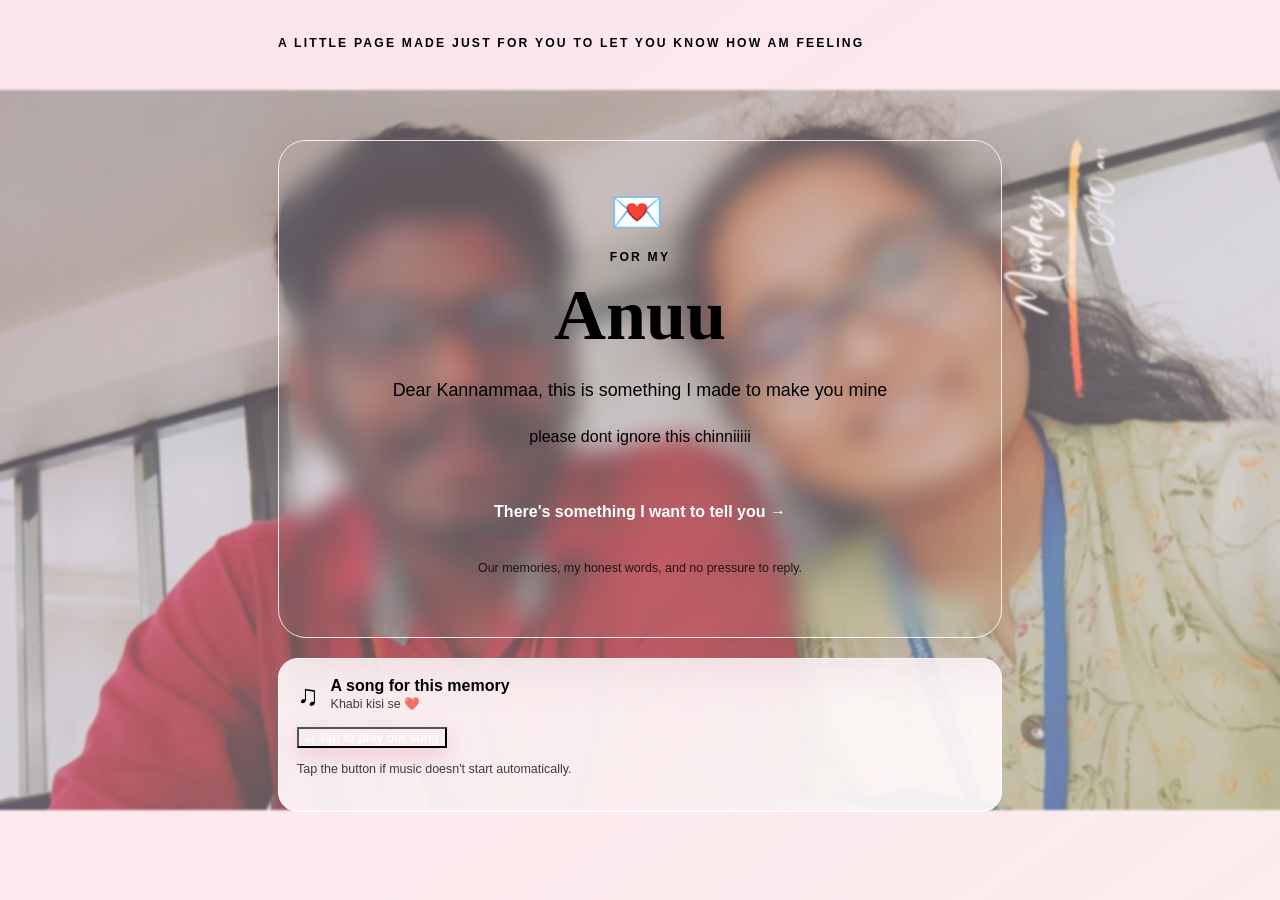
<file: index.html>
<!DOCTYPE html>
<html lang="en">
<head>
  <meta charset="UTF-8">
  <meta name="viewport" content="width=device-width, initial-scale=1">
  <meta name="theme-color" content="#f9dce6">
  <title>For Anuuuu ❤️</title>
  <link rel="stylesheet" href="style.css">
  <script src="script.js" defer></script>
</head>

<body data-page="home">

  <div class="photo-bg" aria-hidden="true"></div>
  <div class="tint" aria-hidden="true"></div>
  <div class="floaties" aria-hidden="true"></div>

  <main class="page-shell">

    <div class="eyebrow">
      A little page made just for you to let you know how am feeling
    </div>

    <section class="glass hero">

      <div class="sticker">💌</div>

      <p class="overline">For my</p>

      <h1>
        Anuu
        <span class="script-word"></span>
      </h1>

      <p class="lead">
        Dear Kannammaa, this is something I made to make you mine 
      </p>

      <p class="body-copy">
        please dont ignore this chinniiiii
      </p>

      <a class="button primary" href="apology.html">
        There's something I want to tell you →
      </a>

      <p class="tiny-note">
        Our memories, my honest words, and no pressure to reply.
      </p>

    </section>

    <!-- Background music -->
    <section class="music-card" aria-label="Opening page music">

      <div class="music-copy">
        <span class="music-icon">♫</span>

        <div>
          <strong>A song for this memory</strong>
          <small>Khabi kisi se  ❤️</small>
        </div>
      </div>

      <audio id="pageSong" autoplay loop preload="auto">
        <source src="music/maafi_main_section.mp3" type="audio/mpeg">
        Your browser does not support audio.
      </audio>

      <button id="playSong" class="primary" type="button">
        ♫ Tap to play our song
      </button>

      <p id="musicStatus" class="audio-help" aria-live="polite">
        Trying to start our song...
      </p>

    </section>

  </main>

</body>
</html>
</file>
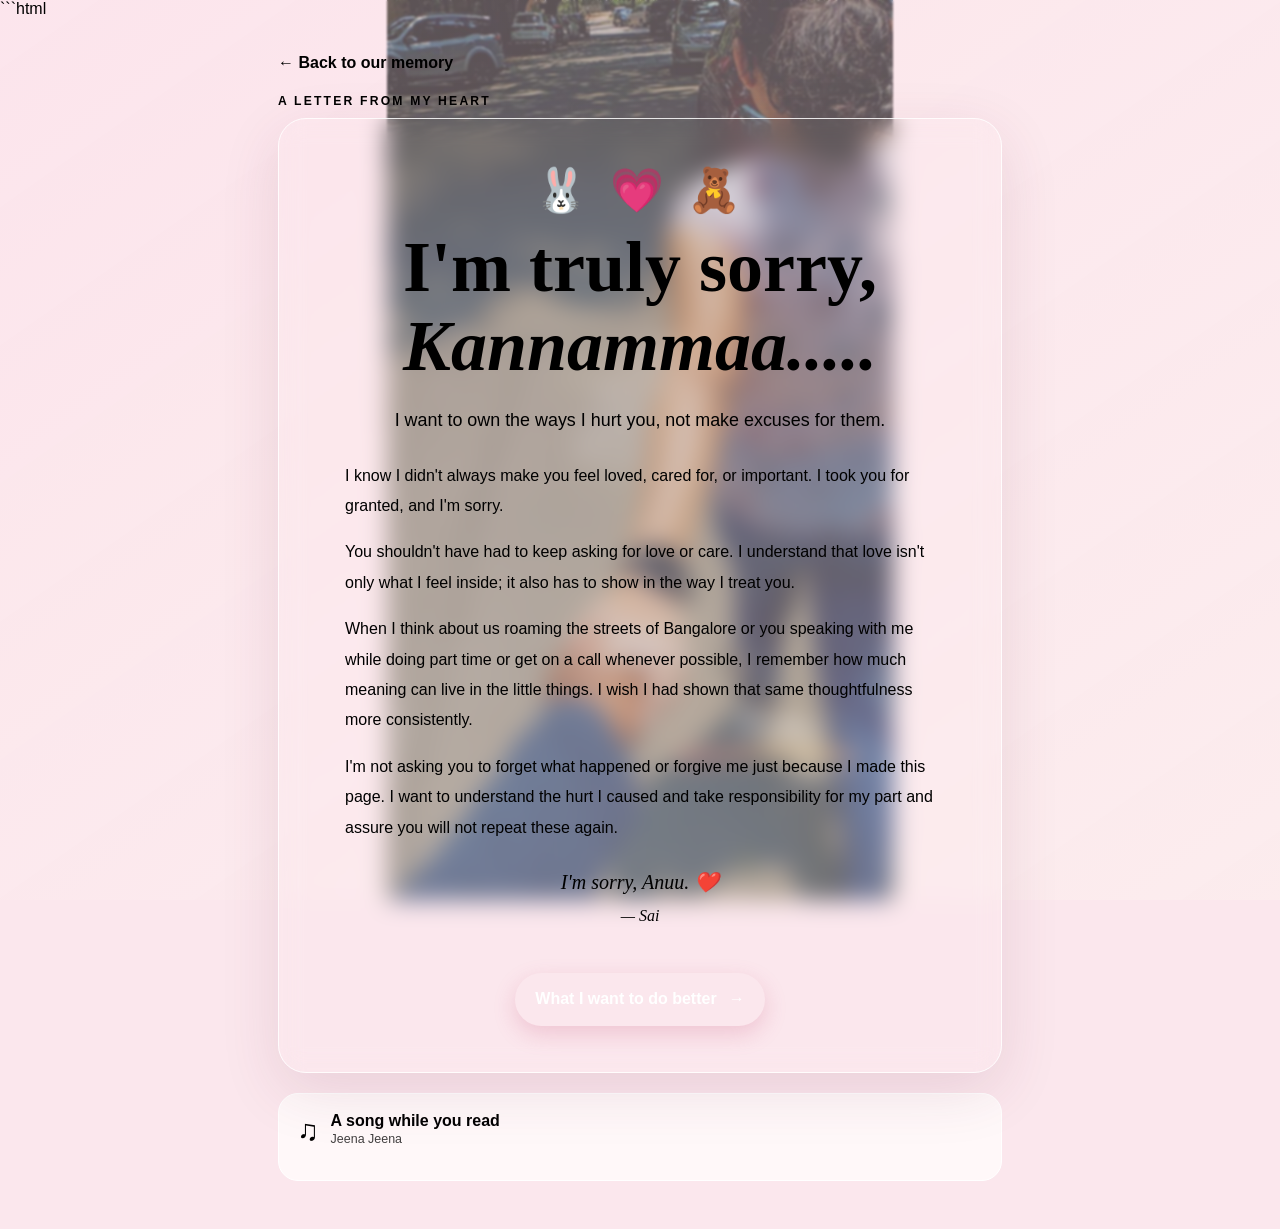
<file: apology.html>
```html
<!DOCTYPE html>
<html lang="en">
<head>
  <meta charset="UTF-8">
  <meta name="viewport" content="width=device-width, initial-scale=1.0">
  <meta name="theme-color" content="#f9dce6">

  <title>A Letter for Anuu 💌</title>

  <link rel="stylesheet" href="style.css">
  <script src="script.js" defer></script>
</head>

<body data-page="apology">

  <!-- Background and floating decorations -->
  <div class="photo-bg" aria-hidden="true"></div>
  <div class="tint" aria-hidden="true"></div>
  <div class="floaties" aria-hidden="true"></div>

  <main class="page-shell">

    <!-- Back navigation -->
    <a class="back-link" href="index.html">
      ← Back to our memory
    </a>

    <div class="eyebrow">A letter from my heart</div>

    <!-- Apology letter -->
    <section class="glass letter">

      <div class="sticker">🐰 💗 🧸</div>

      <h1>
        I'm truly sorry,
        <span class="script-word">Kannammaa.....</span>
      </h1>

      <p class="lead">
        I want to own the ways I hurt you, not make excuses for them.
      </p>

      <!-- Edit these paragraphs to write your own apology -->
      <div class="letter-text">

        <p>
          I know I didn't always make you feel loved, cared for,
          or important. I took you for granted, and I'm sorry.
        </p>

        <p>
          You shouldn't have had to keep asking for love or care.
          I understand that love isn't only what I feel inside;
          it also has to show in the way I treat you.
        </p>

        <p>
          When I think about us roaming the streets of Bangalore
          or you speaking with me while doing part time or get on a call whenever possible, I remember how much
          meaning can live in the little things. I wish I had shown
          that same thoughtfulness more consistently.
        </p>

        <p>
          I'm not asking you to forget what happened or forgive me
          just because I made this page. I want to understand the
          hurt I caused and take responsibility for my part and assure you will not repeat these again.

        </p>

        <p class="signature">
          I'm sorry, Anuu. ❤️
          <br>
          <span>— Sai</span>
        </p>

      </div>

      <a class="button primary" href="promises.html">
        What I want to do better <span>→</span>
      </a>

    </section>

   

    <!-- Background music -->
    <section class="music-card">

      <div class="music-copy">

        <span class="music-icon">♫</span>

        <div>
          <strong>A song while you read</strong>
          <small>Jeena Jeena</small>
        </div>

      </div>

     <audio id="pageSong" autoplay loop preload="auto">
        <source src="music/jeena_jeena_main_section.mp3" type="audio/mpeg">
        Your browser does not support audio.
      </audio>
      <small class="audio-help">
        
      </small>

    </section>

  </main>

</body>
</html>
</file>
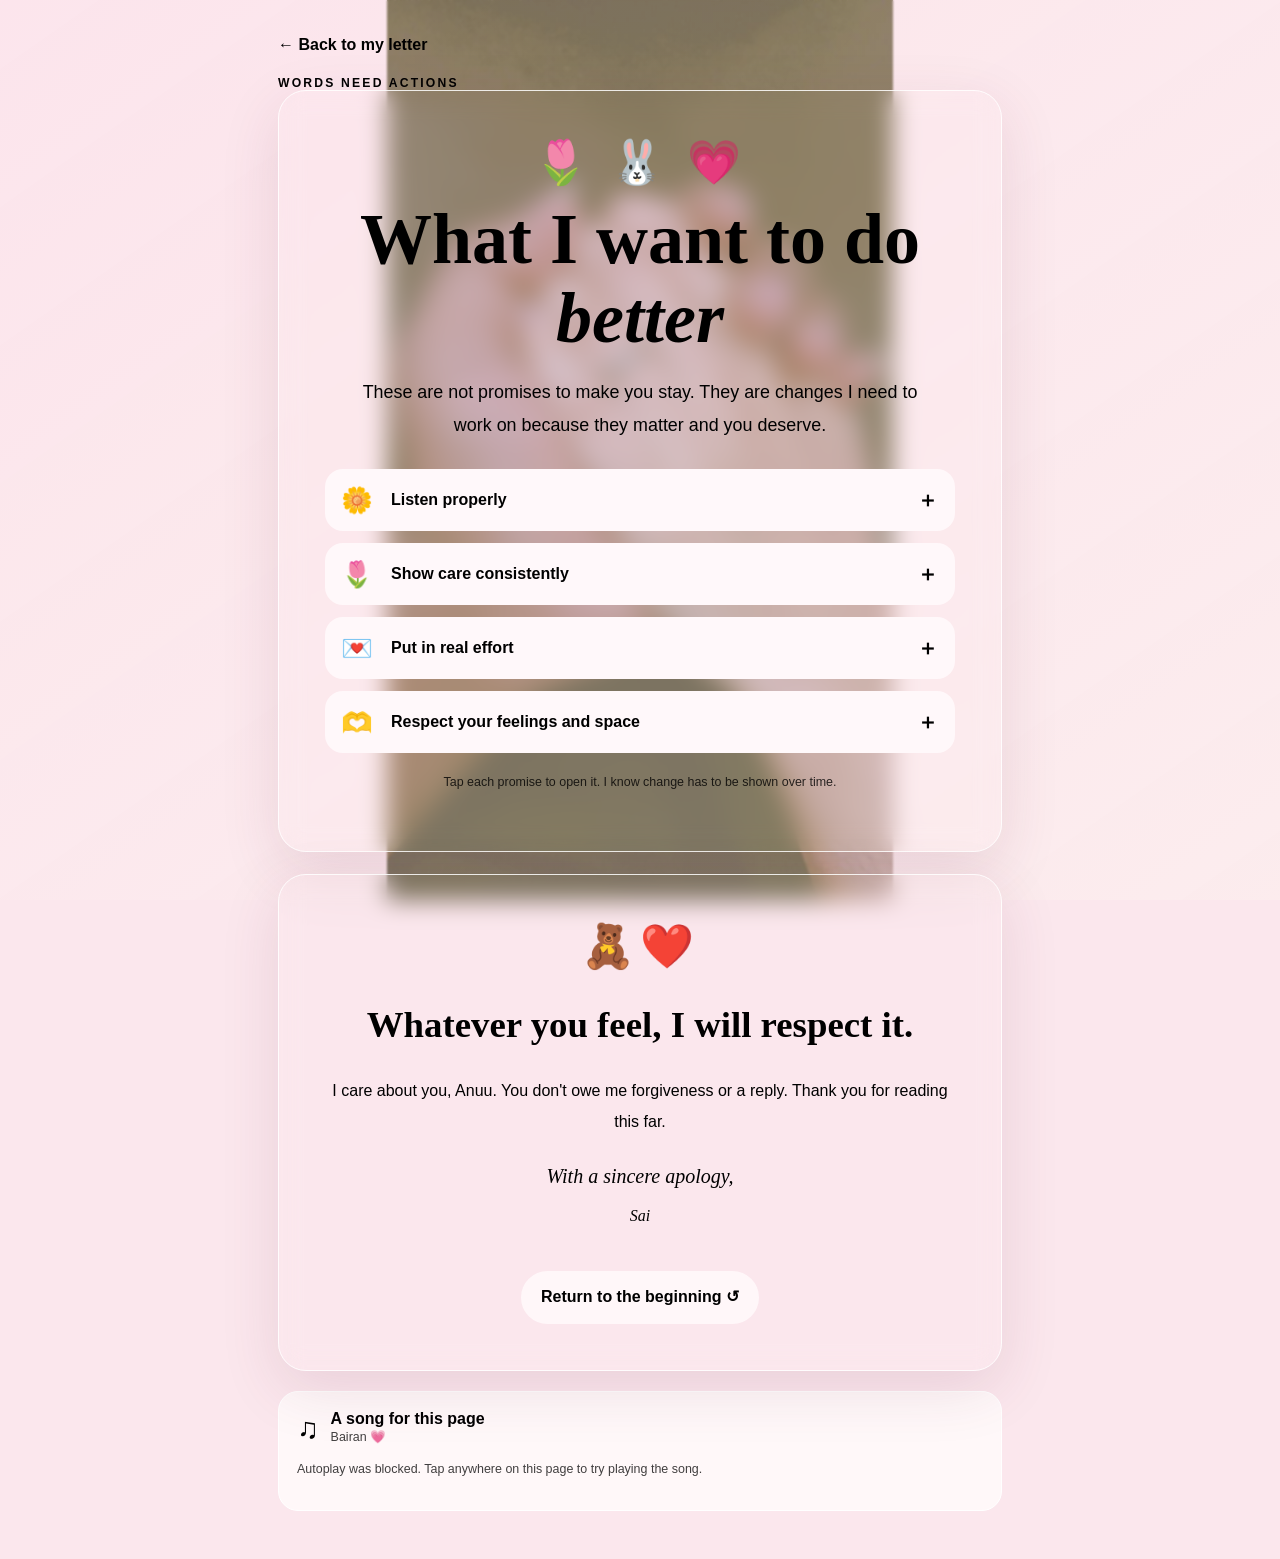
<file: promises.html>
<!DOCTYPE html>
<html lang="en">
<head>
  <meta charset="UTF-8">
  <meta name="viewport" content="width=device-width, initial-scale=1.0">
  <meta name="theme-color" content="#f9dce6">

  <title>What I'll Do Better 🌷</title>

  <link rel="stylesheet" href="style.css">
  <script src="script.js" defer></script>
</head>

<body data-page="promises">

  <!-- Background and floating decorations -->
  <div class="photo-bg" aria-hidden="true"></div>
  <div class="tint" aria-hidden="true"></div>
  <div class="floaties" aria-hidden="true"></div>

  <main class="page-shell">

    <!-- Back navigation -->
    <a class="back-link" href="apology.html">
      ← Back to my letter
    </a>

    <div class="eyebrow">Words need actions</div>

    <!-- Promises section -->
    <section class="glass">

      <div class="sticker">🌷 🐰 💗</div>

      <h1>
        What I want to do
        <span class="script-word">better</span>
      </h1>

      <p class="lead">
        These are not promises to make you stay.
        They are changes I need to work on because they matter and you deserve.
      </p>

      <!-- Tap each promise to reveal more -->
      <div class="promise-list">

        <button class="promise" type="button">
          <span>🌼</span>
          <span>
            <strong>Listen properly</strong>
            <small>
              Listen to understand, instead of assuming
              I already know how you feel.
              I will listen to you completely, what you are saying,
              what you are feeling, what you wanted to say, instead od assuming things in my head
            </small>
          </span>
          <b>＋</b>
        </button>

        <button class="promise" type="button">
          <span>🌷</span>
          <span>
            <strong>Show care consistently</strong>
            <small>
              Make time, check in, and show thoughtfulness
              without waiting until something is wrong.
              Even the smallest details, i will never miss to notice. 
              I will never miss to appriciate, I will never miss to think about your safety.
            </small>
          </span>
          <b>＋</b>
        </button>

        <button class="promise" type="button">
          <span>💌</span>
          <span>
            <strong>Put in real effort</strong>
            <small>
              Remember the little things and show that
              our relationship deserves attention.
              I will keep a thousand times effort, I will keep you happy,
              I will make you feel special.
            </small>
          </span>
          <b>＋</b>
        </button>

        <button class="promise" type="button">
          <span>🫶</span>
          <span>
            <strong>Respect your feelings and space</strong>
            <small>
              Accept your choices, listen without arguing,
              and give you room when you need it. not like I will leave you alone to face your troubles,
              I will always be there to lend a shoulder and have your back.
            </small>
          </span>
          <b>＋</b>
        </button>

      </div>

      <p class="tiny-note">
        Tap each promise to open it.
        I know change has to be shown over time.
      </p>

    </section>

    <!-- Closing message -->
    <section class="glass closing">

      <div class="sticker">🧸❤️</div>

      <h2>Whatever you feel, I will respect it.</h2>

      <p>
        I care about you, Anuu.
        You don't owe me forgiveness or a reply.
        Thank you for reading this far.
      </p>

      <p class="signature">
        With a sincere apology,
        <br>
        <span>Sai</span>
      </p>

      <a class="button secondary" href="index.html">
        Return to the beginning ↺
      </a>

    </section>

    <!-- Background music -->
    <section class="music-card">

      <div class="music-copy">
        <span class="music-icon">♫</span>

        <div>
          <strong>A song for this page</strong>
          <small>Bairan 💗</small>
        </div>
      </div>

      <audio id="pageSong" autoplay loop preload="auto">
        <source
          src="music/bairan_main_section.mp3"
          type="audio/mpeg"
        >
        Your browser does not support audio.
      </audio>

      <p id="musicStatus" class="audio-help" aria-live="polite">
        Trying to play our song...
      </p>

    </section>

  </main>

  <!-- Attempt autoplay and provide a fallback if blocked -->
  <script>
    document.addEventListener("DOMContentLoaded", () => {
      const song = document.getElementById("pageSong");
      const status = document.getElementById("musicStatus");

      if (!song || !status) return;

      song.volume = 0.65;

      song.play()
        .then(() => {
          status.textContent = "Our song is playing 💗";
        })
        .catch(() => {
          status.textContent =
            "Autoplay was blocked. Tap anywhere on this page to try playing the song.";

          document.addEventListener("click", function startSong() {
            song.play().then(() => {
              status.textContent = "Our song is playing 💗";
            }).catch(() => {
              status.textContent =
                "Playback failed. Check the audio file path.";
            });
          }, { once: true });
        });

      song.addEventListener("error", () => {
        status.textContent =
          "Song not found. Check music/bairan_main_section.mp3.";
      });
    });
  </script>

</body>
</html>
</file>
<file: style.css>
```css
@import url('https://fonts.googleapis.com/css2?family=DM+Sans:wght@400;500;600;700&family=Playfair+Display:ital,wght@0,500;0,600;1,500&display=swap');

/* =========================
   Global variables
========================= */

:root {
  --ink: #67354a;
  --rose: #c84e78;
  --rose-dark: #a63760;
  --paper: rgba(255, 249, 250, 0.89);
  --line: rgba(181, 78, 112, 0.18);
}

/* =========================
   Base styles
========================= */

* {
  box-sizing: border-box;
}

html {
  scroll-behavior: smooth;
}

body {
  margin: 0;
  min-height: 100vh;
  background: #fbe7ed;
  color: var(--ink);
  font-family: 'DM Sans', sans-serif;
  position: relative;
  isolation: isolate;
}

/* =========================
   Background images
   index.jpg   = Opening page
   ap.jpg      = Apology page
   promise.jpg = Promises page
========================= */

.photo-bg {
  position: fixed;
  inset: 0;
  z-index: -3;

  background-image: url('photos/index.jpg');
  background-position: center center;
  background-size: contain;
  background-repeat: no-repeat;
  background-color: #fbe7ed;

  /* Prevent extra enlargement */
  transform: none;
}

/* Apology page background */

body[data-page="apology"] .photo-bg {
  background-image: url('photos/ap.jpg');
}

/* Promises page background */

body[data-page="promises"] .photo-bg {
  background-image: url('photos/promise.jpg');
}

/* =========================
   Background overlay
========================= */

.tint {
  position: fixed;
  inset: 0;
  z-index: -2;

  background: linear-gradient(
    145deg,
    rgba(255, 226, 236, 0.35),
    rgba(255, 245, 239, 0.40)
  );

  backdrop-filter: blur(1px);
}

/* =========================
   Main layout
========================= */

.page-shell {
  width: min(760px, 100%);
  margin: 0 auto;
  padding: 26px 18px 48px;
}

.hero {
  margin-top: 12vh;
}

.eyebrow,
.overline {
  font-size: 0.76rem;
  text-transform: uppercase;
  letter-spacing: 0.18em;
  font-weight: 700;
  color: var(--rose-dark);
}

/* =========================
   Typography
========================= */

h1,
h2,
h3 {
  font-family: 'Playfair Display', Georgia, serif;
  font-weight: 600;
}

h1 {
  font-size: clamp(2.4rem, 9vw, 4.5rem);
  line-height: 1.1;
  margin: 12px 0 18px;
}

h2 {
  font-size: clamp(1.6rem, 6vw, 2.3rem);
}

.script-word {
  display: block;
  color: var(--rose);
  font-style: italic;
}

.lead {
  font-size: 1.12rem;
  line-height: 1.8;
  max-width: 560px;
  margin: 0 auto 16px;
}

.body-copy,
.letter-text p,
.closing p {
  font-size: 1rem;
  line-height: 1.9;
}

/* =========================
   Glass cards
========================= */

.glass {
  background: var(--paper);
  border: 1px solid rgba(255, 255, 255, 0.85);
  border-radius: 28px;
  padding: clamp(24px, 6vw, 46px);
  box-shadow: 0 18px 60px rgba(107, 43, 70, 0.12);
  backdrop-filter: blur(12px);
  text-align: center;
}

/* =========================
   Stickers and buttons
========================= */

.sticker {
  font-size: 2.7rem;
  margin-bottom: 12px;
  letter-spacing: 0.12em;
}

.button {
  display: inline-flex;
  gap: 12px;
  align-items: center;
  justify-content: center;
  text-decoration: none;
  border-radius: 999px;
  padding: 15px 20px;
  margin-top: 18px;
  font-weight: 700;
  line-height: 1.4;
  max-width: 100%;
}

.primary {
  background: var(--rose);
  color: white;
  box-shadow: 0 8px 22px rgba(200, 78, 120, 0.22);
}

.primary:hover {
  background: var(--rose-dark);
}

.secondary {
  border: 1px solid var(--rose);
  color: var(--rose-dark);
  background: #fff7f9;
}

/* =========================
   Navigation and notes
========================= */

.tiny-note {
  font-size: 0.78rem;
  line-height: 1.6;
  opacity: 0.8;
  margin-top: 20px;
}

.back-link {
  display: inline-block;
  color: var(--rose-dark);
  text-decoration: none;
  font-weight: 700;
  margin: 0 0 22px;
}

/* =========================
   Apology letter
========================= */

.letter {
  margin-top: 10px;
}

.letter-text {
  text-align: left;
  max-width: 590px;
  margin: 24px auto;
}

.signature {
  font-family: 'Playfair Display', Georgia, serif;
  font-style: italic;
  font-size: 1.25rem !important;
  text-align: center;
}

.signature span {
  font-size: 1rem;
}

/* =========================
   Memory photo gallery
========================= */

.memory-strip {
  padding: 32px 0;
  text-align: center;
}

.memory-grid {
  display: grid;
  grid-template-columns: 1fr 1fr;
  gap: 12px;
}

.memory-tile {
  margin: 0;
  background: var(--paper);
  border-radius: 18px;
  padding: 10px;
  overflow: hidden;
}

.memory-tile img {
  width: 100%;
  height: 190px;
  object-fit: cover;
  border-radius: 12px;
}

.memory-tile figcaption {
  font-size: 0.9rem;
  font-weight: 600;
  padding: 12px 4px 5px;
}

.photo-placeholder {
  height: 160px;
  place-items: center;
  background: #ffe0e9;
  border-radius: 12px;
  font-size: 3rem;
}

/* =========================
   Music player
========================= */

.music-card {
  margin-top: 20px;
  background: rgba(255, 249, 250, 0.93);
  border: 1px solid white;
  border-radius: 20px;
  padding: 18px;
  text-align: left;
}

.music-copy {
  display: flex;
  align-items: center;
  gap: 12px;
  margin-bottom: 12px;
}

.music-icon {
  font-size: 1.8rem;
  color: var(--rose);
}

.music-copy strong,
.music-copy small {
  display: block;
}

.music-copy small,
.audio-help {
  font-size: 0.78rem;
  opacity: 0.75;
  line-height: 1.6;
}

audio {
  width: 100%;
  height: 42px;
}

/* =========================
   Interactive promise cards
========================= */

.promise-list {
  display: grid;
  gap: 12px;
  margin: 28px 0 12px;
}

.promise {
  display: grid;
  grid-template-columns: 38px 1fr 22px;
  gap: 12px;
  align-items: center;
  text-align: left;
  width: 100%;
  border: 1px solid var(--line);
  border-radius: 18px;
  background: #fff8fa;
  color: var(--ink);
  padding: 16px;
  cursor: pointer;
  font: inherit;
}

.promise > span:first-child {
  font-size: 1.6rem;
}

.promise strong,
.promise small {
  display: block;
}

.promise small {
  display: none;
  line-height: 1.65;
  margin-top: 8px;
}

.promise.open small {
  display: block;
  animation: fadeIn 0.35s ease;
}

.promise b {
  color: var(--rose);
  font-size: 1.3rem;
}

/* =========================
   Closing section
========================= */

.closing {
  margin-top: 22px;
}

/* =========================
   Floating decorations
========================= */

.floaties {
  position: fixed;
  inset: 0;
  overflow: hidden;
  pointer-events: none;
  z-index: 2;
}

.floating-sticker {
  position: absolute;
  bottom: -60px;
  animation: floatUp linear forwards;
  filter: drop-shadow(0 4px 5px #9d456322);
  opacity: 0.9;
}

/* =========================
   Animations
========================= */

@keyframes floatUp {
  to {
    transform: translateY(-115vh) rotate(22deg);
    opacity: 0;
  }
}

@keyframes fadeIn {
  from {
    opacity: 0;
    transform: translateY(5px);
  }

  to {
    opacity: 1;
    transform: translateY(0);
  }
}

/* =========================
   Responsive layout
========================= */

@media (min-width: 650px) {
  .hero {
    margin-top: 10vh;
  }

  .page-shell {
    padding-top: 36px;
  }

  .memory-tile img {
    height: 250px;
  }
}

/* =========================
   Reduced motion accessibility
========================= */

@media (prefers-reduced-motion: reduce) {
  html {
    scroll-behavior: auto;
  }

  .floating-sticker {
    animation-duration: 1ms !important;
  }
}
```
</file>
